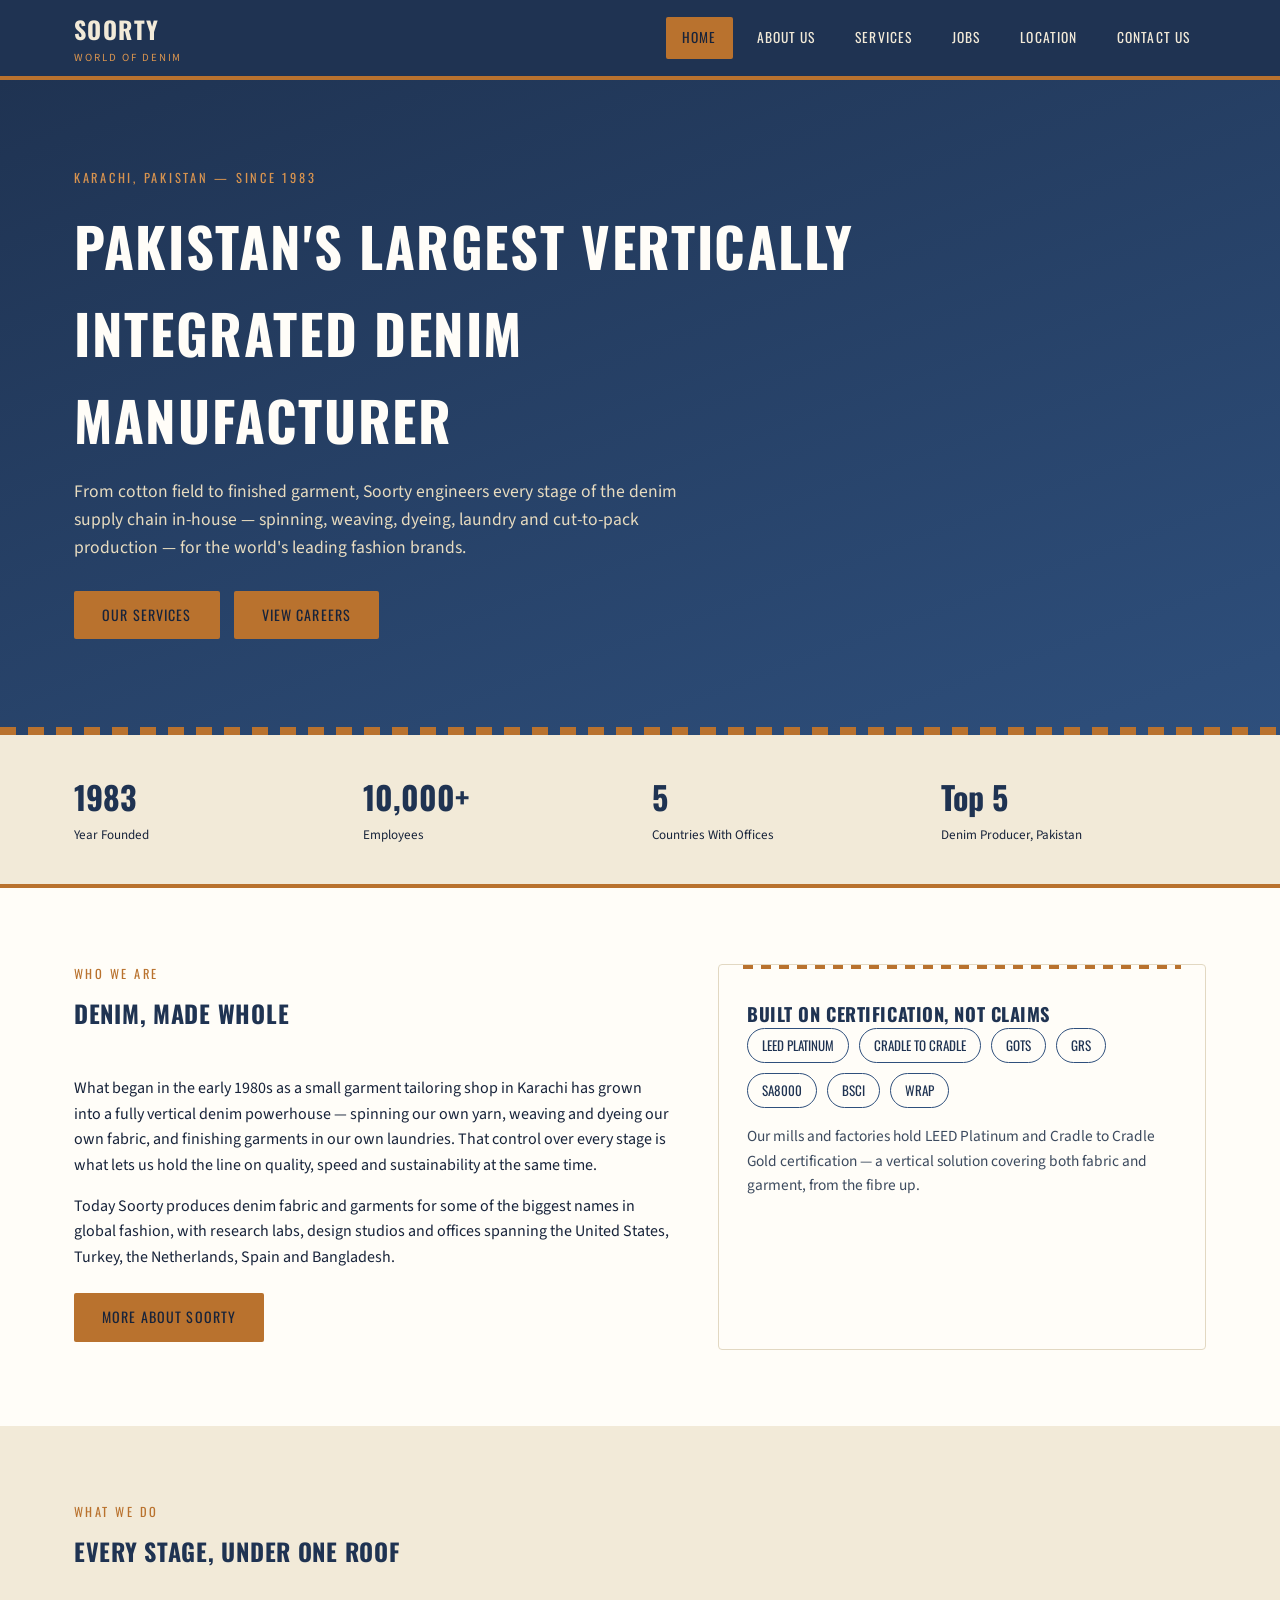
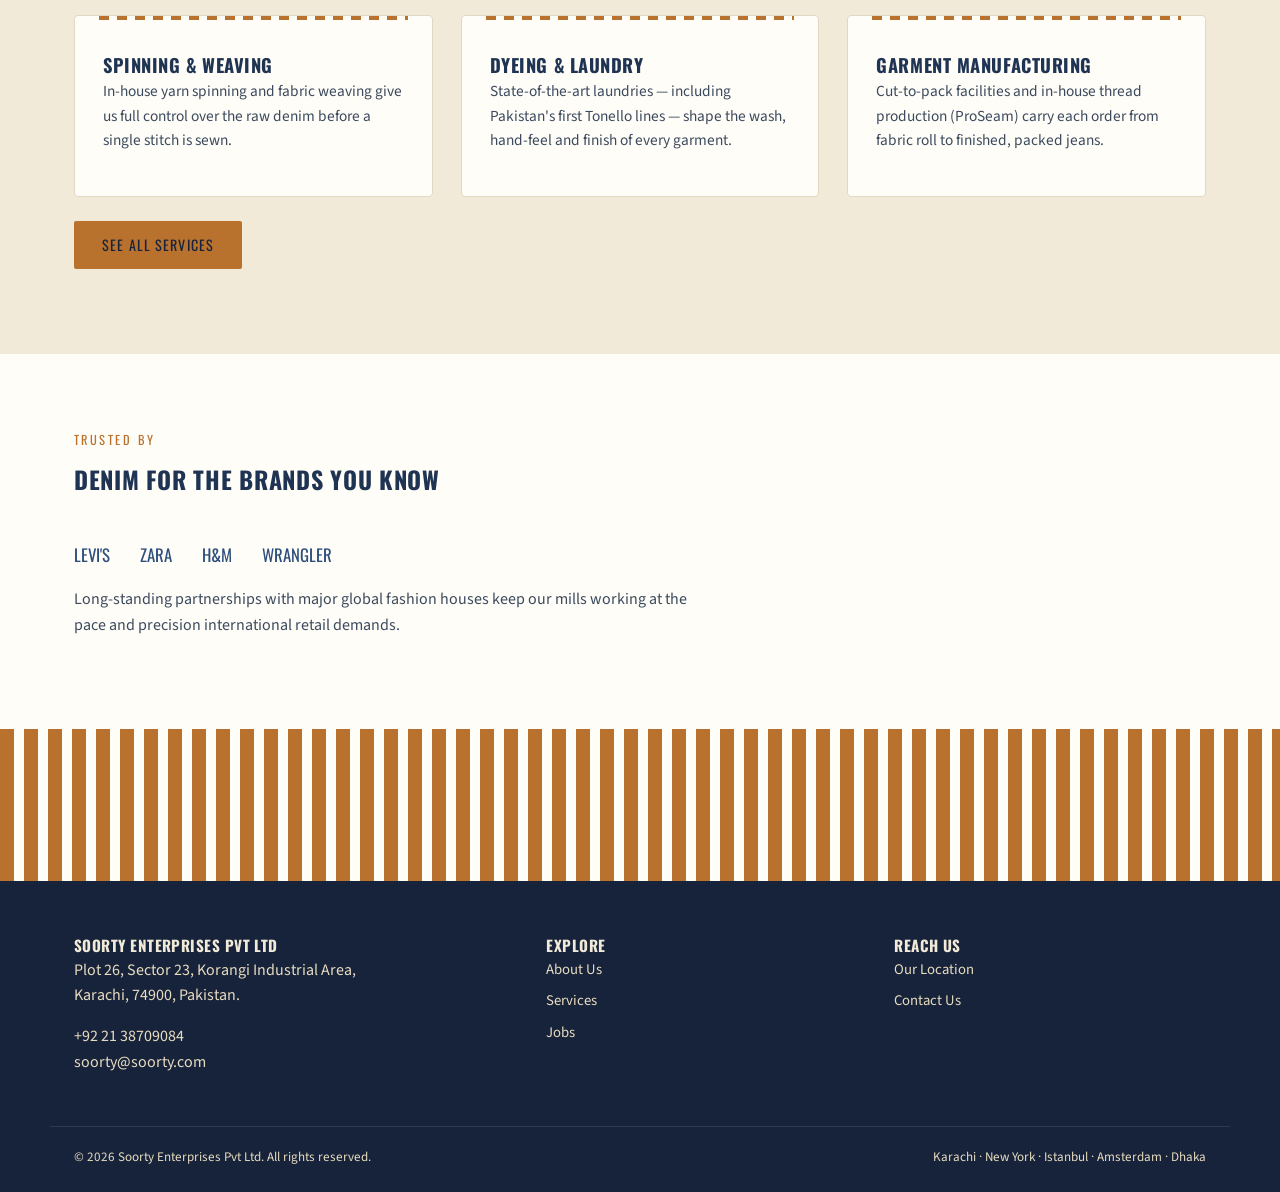
<file: index.html>
<!DOCTYPE html>
<html lang="en">

<head>
  <meta charset="UTF-8">
  <meta name="viewport" content="width=device-width, initial-scale=1.0">
  <title>Soorty Enterprises Pvt Ltd | World of Denim</title>
  <meta name="description"
    content="Soorty Enterprises Pvt Ltd — Pakistan's largest vertically integrated denim manufacturer, based in Karachi since 1983.">
  <link rel="stylesheet" href="./style.css">
</head>

<body>

  <header class="site">
    <div class="nav-inner">
      <a class="brand" href="index.html">
        <span class="name">SOORTY</span>
        <span class="tag">World Of Denim</span>
      </a>
      <input type="checkbox" id="menu-toggle" class="menu-toggle">
      <label for="menu-toggle" class="menu-btn" aria-label="Menu"><span></span><span></span><span></span></label>
      <nav class="primary">
        <ul>
          <li><a href="index.html" class="active">Home</a></li>
          <li><a href="about.html">About Us</a></li>
          <li><a href="ervices.html">Services</a></li>
          <li><a href="jobs.html">Jobs</a></li>
          <li><a href="location.html">Location</a></li>
          <li><a href="contact.html">Contact Us</a></li>
        </ul>
      </nav>
    </div>
  </header>

  <section class="hero">
    <div class="wrap">
      <div class="eyebrow">Karachi, Pakistan — Since 1983</div>
      <h1>Pakistan's largest vertically integrated denim manufacturer</h1>
      <p class="lead">From cotton field to finished garment, Soorty engineers every stage of the denim supply chain
        in-house — spinning, weaving, dyeing, laundry and cut-to-pack production — for the world's leading fashion
        brands.</p>
      <div class="btn-row">
        <a href="services.html" class="btn btn-copper">Our Services</a>
        <a href="jobs.html" class="btn btn-outline">View Careers</a>
      </div>
    </div>
  </section>

  <div class="stats">
    <div class="wrap">
      <div class="stat"><b>1983</b><span>Year Founded</span></div>
      <div class="stat"><b>10,000+</b><span>Employees</span></div>
      <div class="stat"><b>5</b><span>Countries With Offices</span></div>
      <div class="stat"><b>Top 5</b><span>Denim Producer, Pakistan</span></div>
    </div>
  </div>

  <section>
    <div class="wrap split">
      <div>
        <div class="section-head">
          <div class="eyebrow">Who We Are</div>
          <h2>Denim, made whole</h2>
        </div>
        <p>What began in the early 1980s as a small garment tailoring shop in Karachi has grown into a fully vertical
          denim powerhouse — spinning our own yarn, weaving and dyeing our own fabric, and finishing garments in our own
          laundries. That control over every stage is what lets us hold the line on quality, speed and sustainability at
          the same time.</p>
        <p>Today Soorty produces denim fabric and garments for some of the biggest names in global fashion, with
          research labs, design studios and offices spanning the United States, Turkey, the Netherlands, Spain and
          Bangladesh.</p>
        <a href="about.html" class="btn btn-copper" style="margin-top:8px;">More About Soorty</a>
      </div>
      <div class="card stitched-border">
        <h3>Built on certification, not claims</h3>
        <div class="pill-row">
          <span class="pill">LEED Platinum</span>
          <span class="pill">Cradle to Cradle</span>
          <span class="pill">GOTS</span>
          <span class="pill">GRS</span>
          <span class="pill">SA8000</span>
          <span class="pill">BSCI</span>
          <span class="pill">WRAP</span>
        </div>
        <p style="margin-top:16px;">Our mills and factories hold LEED Platinum and Cradle to Cradle Gold certification —
          a vertical solution covering both fabric and garment, from the fibre up.</p>
      </div>
    </div>
  </section>

  <section class="alt">
    <div class="wrap">
      <div class="section-head">
        <div class="eyebrow">What We Do</div>
        <h2>Every stage, under one roof</h2>
      </div>
      <div class="grid grid-3">
        <div class="card">
          <h3>Spinning &amp; Weaving</h3>
          <p>In-house yarn spinning and fabric weaving give us full control over the raw denim before a single stitch is
            sewn.</p>
        </div>
        <div class="card">
          <h3>Dyeing &amp; Laundry</h3>
          <p>State-of-the-art laundries — including Pakistan's first Tonello lines — shape the wash, hand-feel and
            finish of every garment.</p>
        </div>
        <div class="card">
          <h3>Garment Manufacturing</h3>
          <p>Cut-to-pack facilities and in-house thread production (ProSeam) carry each order from fabric roll to
            finished, packed jeans.</p>
        </div>
      </div>
      <div style="margin-top:24px;"><a href="services.htmlservices.html" class="btn btn-outline"
          style="border-color:var(--indigo-wash);color:var(--indigo-deep)">See All Services</a>
        </div>
    </div>
          
  </section>

  <section>
    <div class="wrap">
      <div class="section-head">
        <div class="eyebrow">Trusted By</div>
        <h2>Denim for the brands you know</h2>
      </div>
      <div class="clients">
        <span>Levi's</span><span>Zara</span><span>H&amp;M</span><span>Wrangler</span>
      </div>
      <p style="margin-top:18px;max-width:640px;color:#3c4a5e;">Long-standing partnerships with major global fashion
        houses keep our mills working at the pace and precision international retail demands.</p>
    </div>
  </section>

  <section class="stitch"></section>

  <footer class="site">
    <div class="wrap">
      <div>
        <h4>Soorty Enterprises Pvt Ltd</h4>
        <p style="max-width:320px;">Plot 26, Sector 23, Korangi Industrial Area, Karachi, 74900, Pakistan.</p>
        <p>+92 21 38709084<br>soorty@soorty.com</p>
      </div>
      <div>
        <h4>Explore</h4>
        <ul>
          <li><a href="about.html">About Us</a></li>
          <li><a href="services.htmlservices.html">Services</a></li>
          <li><a href="jobs.html">Jobs</a></li>
        </ul>
      </div>
      <div>
        <h4>Reach Us</h4>
        <ul>
          <li><a href="location.html">Our Location</a></li>
          <li><a href="contact.html">Contact Us</a></li>
        </ul>
      </div>
    </div>
    <div class="wrap bottom">
      <span>© 2026 Soorty Enterprises Pvt Ltd. All rights reserved.</span>
      <span>Karachi · New York · Istanbul · Amsterdam · Dhaka</span>
    </div>
  </footer>

</body>

</html>
</file>
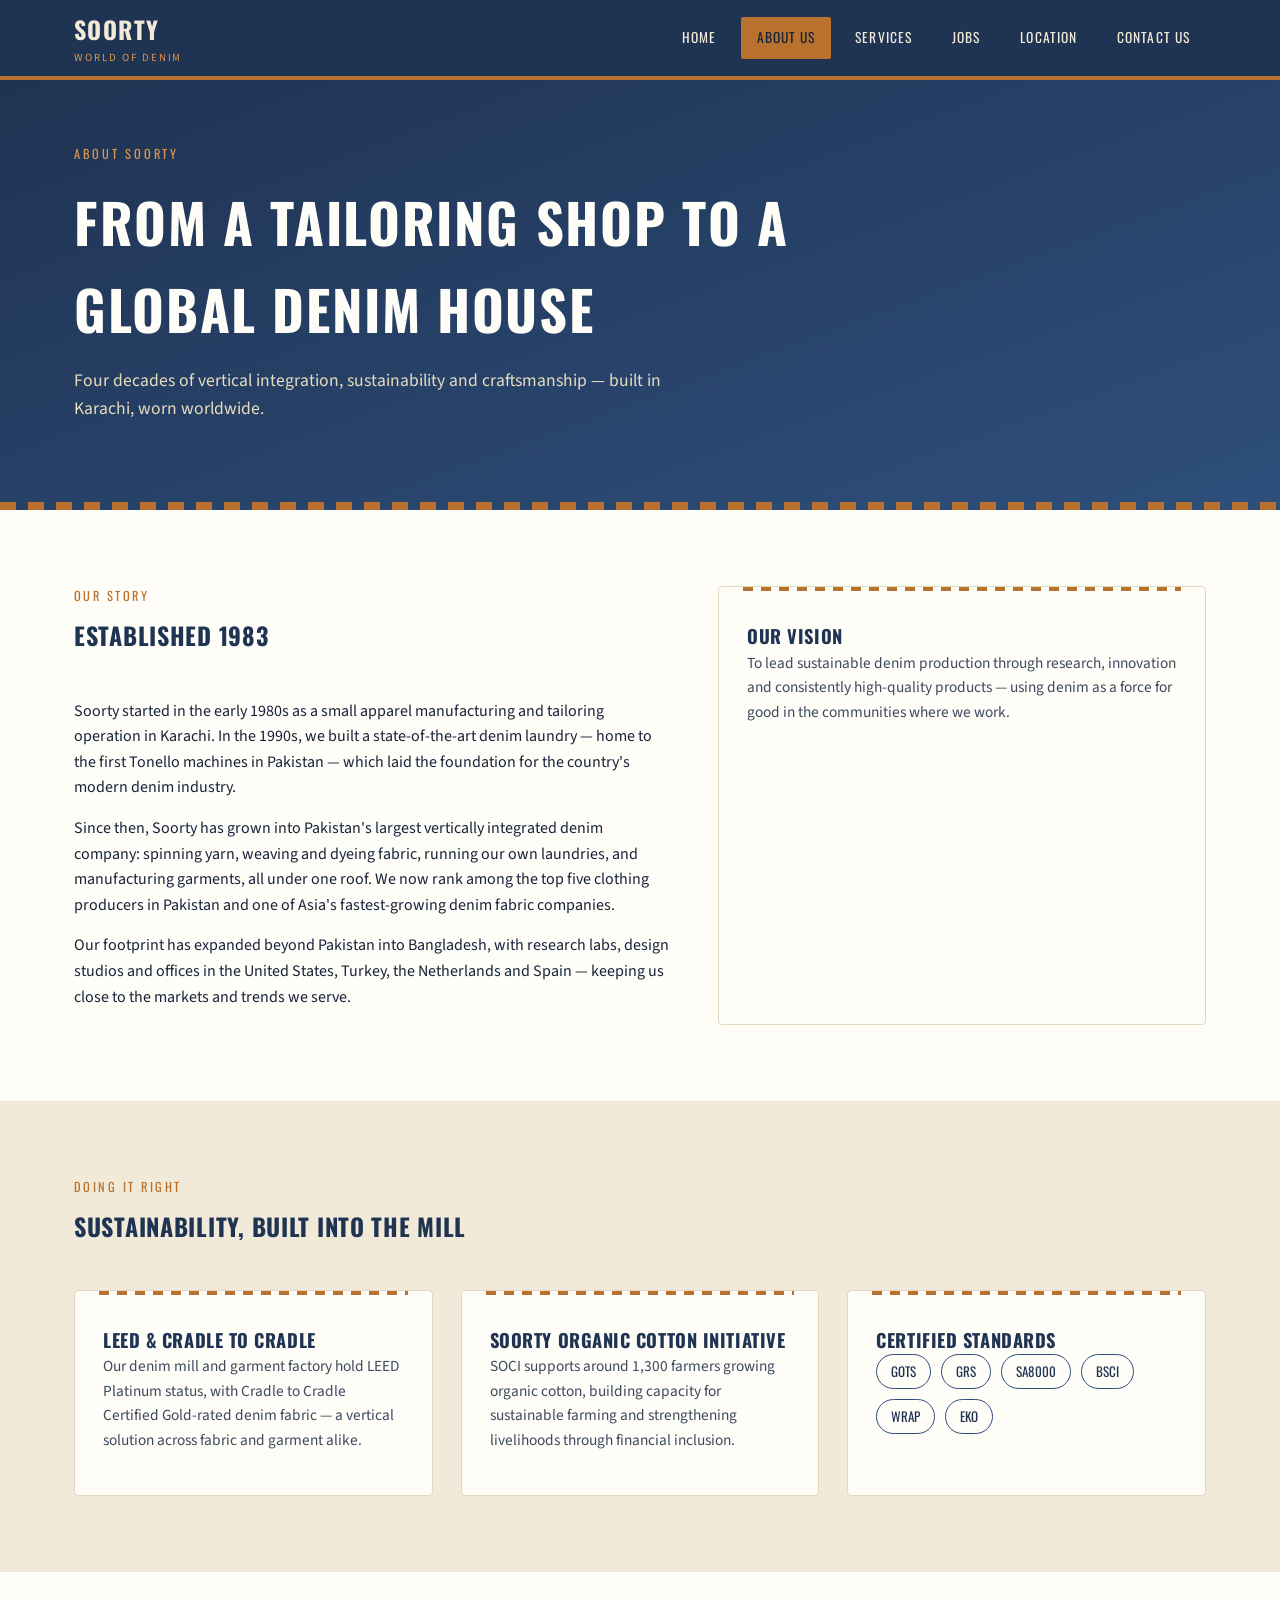
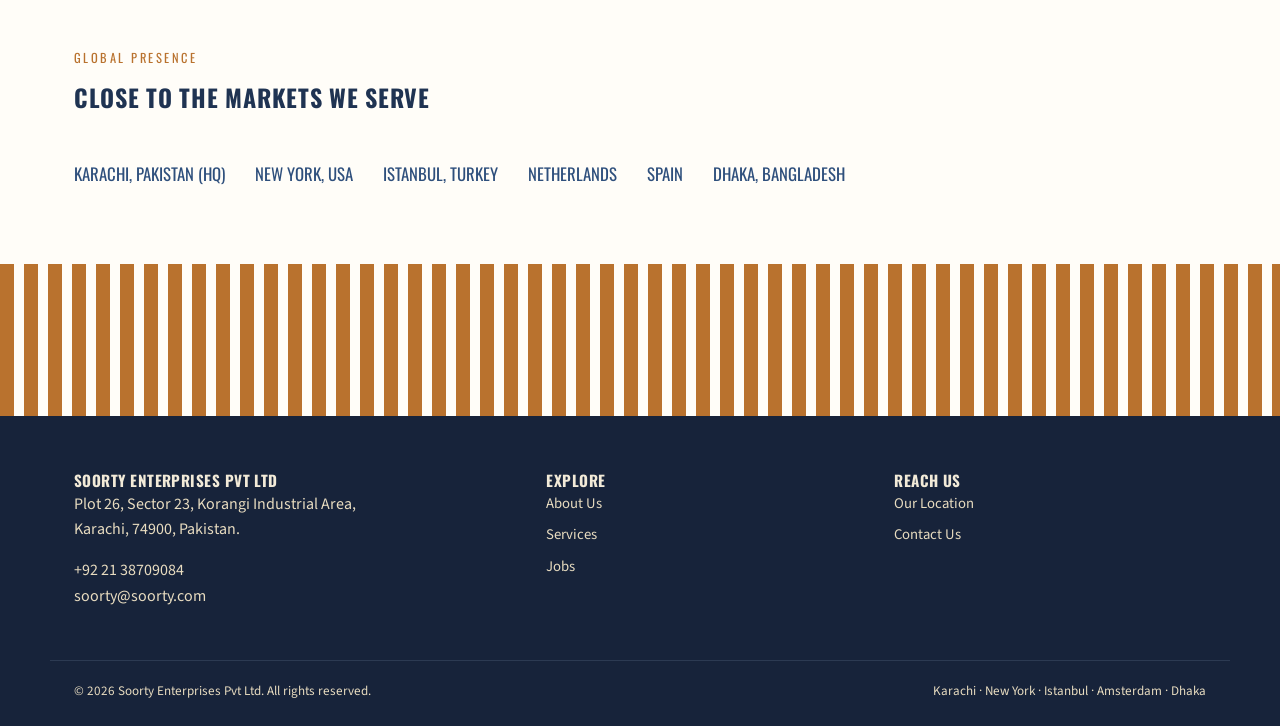
<file: about.html>
<!DOCTYPE html>
<html lang="en">
<head>
<meta charset="UTF-8">
<meta name="viewport" content="width=device-width, initial-scale=1.0">
<title>About Us | Soorty Enterprises</title>
<link rel="stylesheet" href="./style.css">
</head>
<body>

<header class="site">
  <div class="nav-inner">
    <a class="brand" href="index.html">
      <span class="name">SOORTY</span>
      <span class="tag">World Of Denim</span>
    </a>
    <input type="checkbox" id="menu-toggle" class="menu-toggle">
    <label for="menu-toggle" class="menu-btn" aria-label="Menu"><span></span><span></span><span></span></label>
    <nav class="primary">
      <ul>
        <li><a href="index.html">Home</a></li>
        <li><a href="about.html" class="active">About Us</a></li>
        <li><a href="services.html">Services</a></li>
        <li><a href="jobs.html">Jobs</a></li>
        <li><a href="location.html">Location</a></li>
        <li><a href="contact.html">Contact Us</a></li>
      </ul>
    </nav>
  </div>
</header>

<section class="hero" style="padding:64px 0 72px;">
  <div class="wrap">
    <div class="eyebrow">About Soorty</div>
    <h1>From a tailoring shop to a global denim house</h1>
    <p class="lead">Four decades of vertical integration, sustainability and craftsmanship — built in Karachi, worn worldwide.</p>
  </div>
</section>

<section>
  <div class="wrap split">
    <div>
      <div class="section-head">
        <div class="eyebrow">Our Story</div>
        <h2>Established 1983</h2>
      </div>
      <p>Soorty started in the early 1980s as a small apparel manufacturing and tailoring operation in Karachi. In the 1990s, we built a state-of-the-art denim laundry — home to the first Tonello machines in Pakistan — which laid the foundation for the country's modern denim industry.</p>
      <p>Since then, Soorty has grown into Pakistan's largest vertically integrated denim company: spinning yarn, weaving and dyeing fabric, running our own laundries, and manufacturing garments, all under one roof. We now rank among the top five clothing producers in Pakistan and one of Asia's fastest-growing denim fabric companies.</p>
      <p>Our footprint has expanded beyond Pakistan into Bangladesh, with research labs, design studios and offices in the United States, Turkey, the Netherlands and Spain — keeping us close to the markets and trends we serve.</p>
    </div>
    <div class="card stitched-border">
      <h3>Our Vision</h3>
      <p>To lead sustainable denim production through research, innovation and consistently high-quality products — using denim as a force for good in the communities where we work.</p>
    </div>
  </div>
</section>

<section class="alt">
  <div class="wrap">
    <div class="section-head">
      <div class="eyebrow">Doing It Right</div>
      <h2>Sustainability, built into the mill</h2>
    </div>
    <div class="grid grid-3">
      <div class="card">
        <h3>LEED &amp; Cradle to Cradle</h3>
        <p>Our denim mill and garment factory hold LEED Platinum status, with Cradle to Cradle Certified Gold-rated denim fabric — a vertical solution across fabric and garment alike.</p>
      </div>
      <div class="card">
        <h3>Soorty Organic Cotton Initiative</h3>
        <p>SOCI supports around 1,300 farmers growing organic cotton, building capacity for sustainable farming and strengthening livelihoods through financial inclusion.</p>
      </div>
      <div class="card">
        <h3>Certified Standards</h3>
        <div class="pill-row">
          <span class="pill">GOTS</span>
          <span class="pill">GRS</span>
          <span class="pill">SA8000</span>
          <span class="pill">BSCI</span>
          <span class="pill">WRAP</span>
          <span class="pill">EKO</span>
        </div>
      </div>
    </div>
  </div>
</section>

<section>
  <div class="wrap">
    <div class="section-head">
      <div class="eyebrow">Global Presence</div>
      <h2>Close to the markets we serve</h2>
    </div>
    <div class="clients">
      <span>Karachi, Pakistan (HQ)</span><span>New York, USA</span><span>Istanbul, Turkey</span><span>Netherlands</span><span>Spain</span><span>Dhaka, Bangladesh</span>
    </div>
  </div>
</section>

<section class="stitch"></section>

<footer class="site">
  <div class="wrap">
    <div>
      <h4>Soorty Enterprises Pvt Ltd</h4>
      <p style="max-width:320px;">Plot 26, Sector 23, Korangi Industrial Area, Karachi, 74900, Pakistan.</p>
      <p>+92 21 38709084<br>soorty@soorty.com</p>
    </div>
    <div>
      <h4>Explore</h4>
      <ul>
        <li><a href="about.html">About Us</a></li>
        <li><a href="services.html">Services</a></li>
        <li><a href="jobs.html">Jobs</a></li>
      </ul>
    </div>
    <div>
      <h4>Reach Us</h4>
      <ul>
        <li><a href="location.html">Our Location</a></li>
        <li><a href="contact.html">Contact Us</a></li>
      </ul>
    </div>
  </div>
  <div class="wrap bottom">
    <span>© 2026 Soorty Enterprises Pvt Ltd. All rights reserved.</span>
    <span>Karachi · New York · Istanbul · Amsterdam · Dhaka</span>
  </div>
</footer>

</body>
</html>
</file>
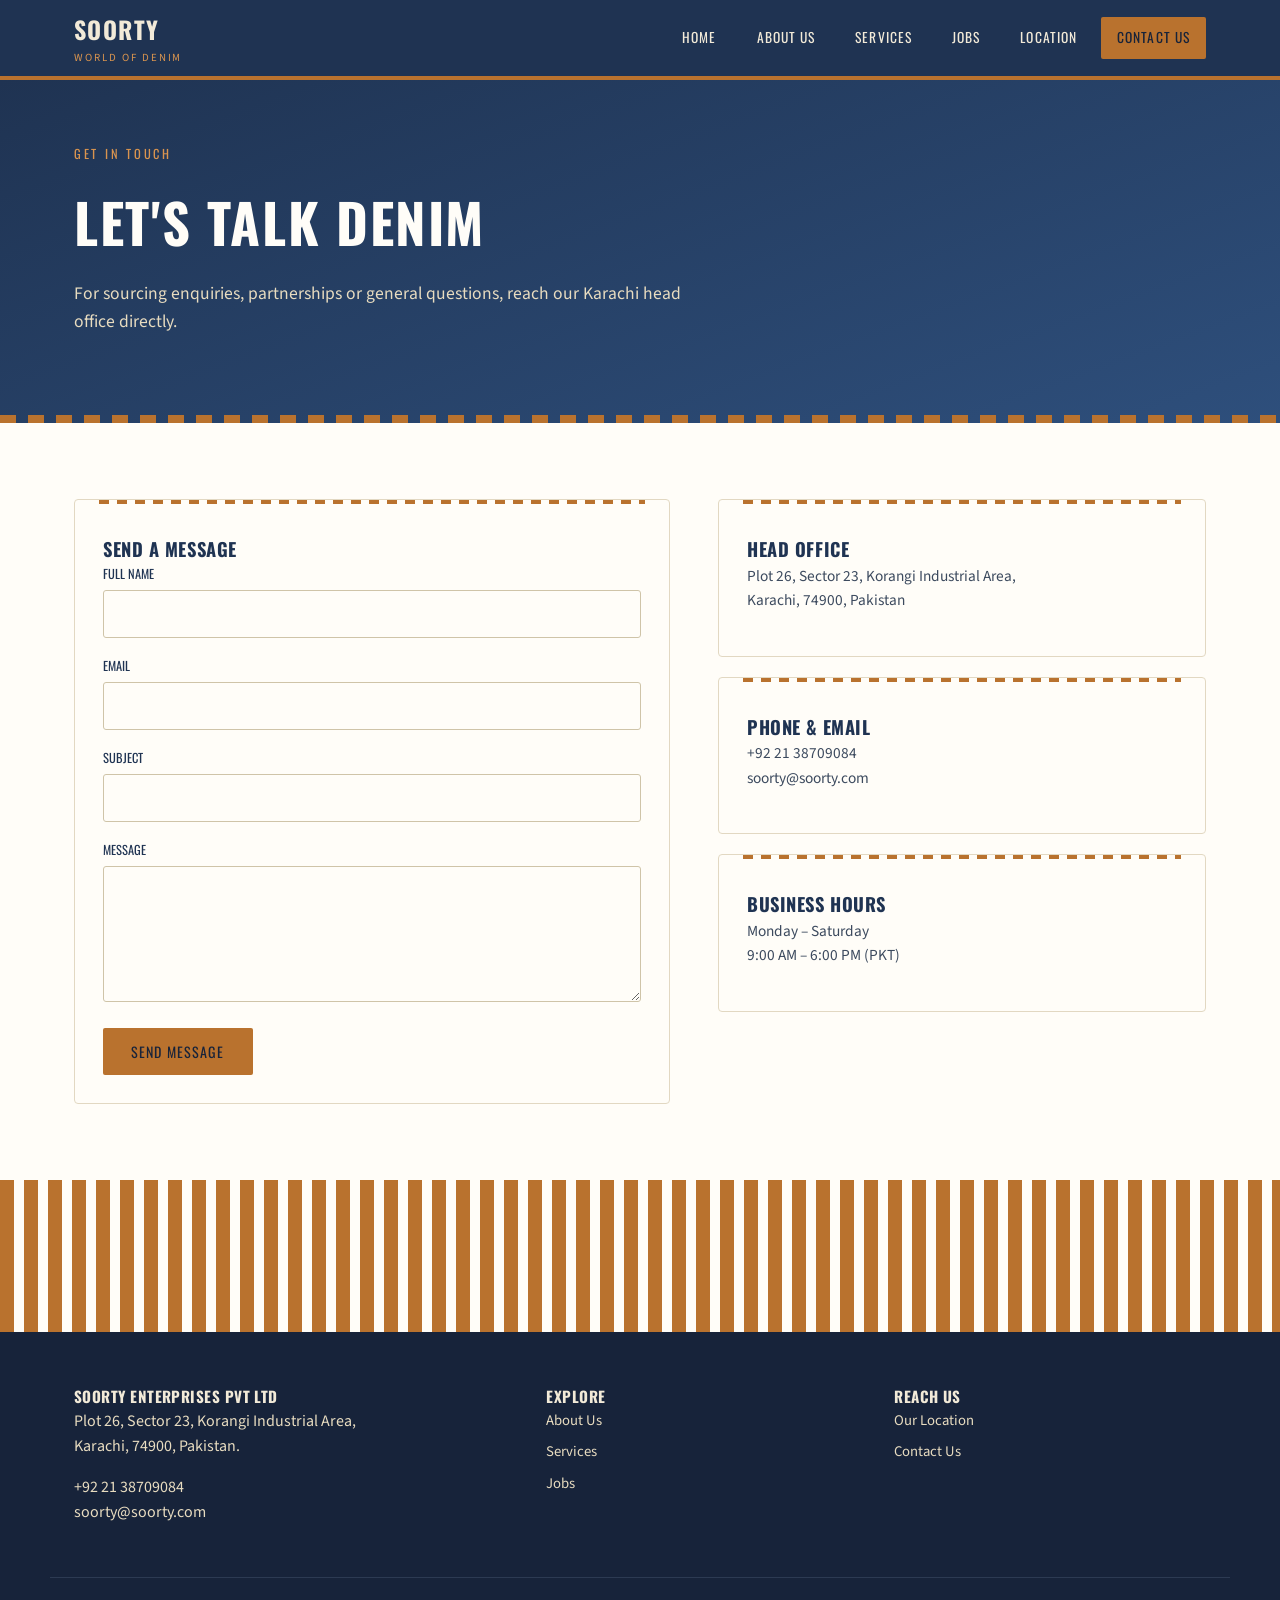
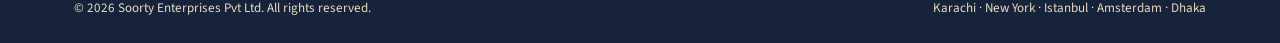
<file: contact.html>
<!DOCTYPE html>
<html lang="en">
<head>
<meta charset="UTF-8">
<meta name="viewport" content="width=device-width, initial-scale=1.0">
<title>Contact Us | Soorty Enterprises</title>
<link rel="stylesheet" href="./style.css">
</head>
<body>

<header class="site">
  <div class="nav-inner">
    <a class="brand" href="index.html">
      <span class="name">SOORTY</span>
      <span class="tag">World of Denim</span>
    </a>
    <input type="checkbox" id="menu-toggle" class="menu-toggle">
    <label for="menu-toggle" class="menu-btn" aria-label="Menu"><span></span><span></span><span></span></label>
    <nav class="primary">
      <ul>
        <li><a href="index.html">Home</a></li>
        <li><a href="about.html">About Us</a></li>
        <li><a href="services.html">Services</a></li>
        <li><a href="jobs.html">Jobs</a></li>
        <li><a href="location.html">Location</a></li>
        <li><a href="contact.html" class="active">Contact Us</a></li>
      </ul>
    </nav>
  </div>
</header>

<section class="hero" style="padding:64px 0 72px;">
  <div class="wrap">
    <div class="eyebrow">Get In Touch</div>
    <h1>Let's talk denim</h1>
    <p class="lead">For sourcing enquiries, partnerships or general questions, reach our Karachi head office directly.</p>
  </div>
</section>

<section>
  <div class="wrap split">
    <form class="card stitched-border">
      <h3>Send a Message</h3>
      <div class="form-field">
        <label for="c-name">Full Name</label>
        <input type="text" id="c-name" name="name" required>
      </div>
      <div class="form-field">
        <label for="c-email">Email</label>
        <input type="email" id="c-email" name="email" required>
      </div>
      <div class="form-field">
        <label for="c-subject">Subject</label>
        <input type="text" id="c-subject" name="subject">
      </div>
      <div class="form-field">
        <label for="c-msg">Message</label>
        <textarea id="c-msg" name="message" rows="5" required></textarea>
      </div>
      <button type="submit" class="btn btn-copper" style="border:0;cursor:pointer;">Send Message</button>
    </form>

    <div>
      <div class="card" style="margin-bottom:20px;">
        <h3>Head Office</h3>
        <p>Plot 26, Sector 23, Korangi Industrial Area,<br>Karachi, 74900, Pakistan</p>
      </div>
      <div class="card" style="margin-bottom:20px;">
        <h3>Phone &amp; Email</h3>
        <p>+92 21 38709084<br>soorty@soorty.com</p>
      </div>
      <div class="card">
        <h3>Business Hours</h3>
        <p>Monday – Saturday<br>9:00 AM – 6:00 PM (PKT)</p>
      </div>
    </div>
  </div>
</section>

<section class="stitch"></section>

<footer class="site">
  <div class="wrap">
    <div>
      <h4>Soorty Enterprises Pvt Ltd</h4>
      <p style="max-width:320px;">Plot 26, Sector 23, Korangi Industrial Area, Karachi, 74900, Pakistan.</p>
      <p>+92 21 38709084<br>soorty@soorty.com</p>
    </div>
    <div>
      <h4>Explore</h4>
      <ul>
        <li><a href="about.html">About Us</a></li>
        <li><a href="services.html">Services</a></li>
        <li><a href="jobs.html">Jobs</a></li>
      </ul>
    </div>
    <div>
      <h4>Reach Us</h4>
      <ul>
        <li><a href="location.html">Our Location</a></li>
        <li><a href="contact.html">Contact Us</a></li>
      </ul>
    </div>
  </div>
  <div class="wrap bottom">
    <span>© 2026 Soorty Enterprises Pvt Ltd. All rights reserved.</span>
    <span>Karachi · New York · Istanbul · Amsterdam · Dhaka</span>
  </div>
</footer>

</body>
</html>
</file>
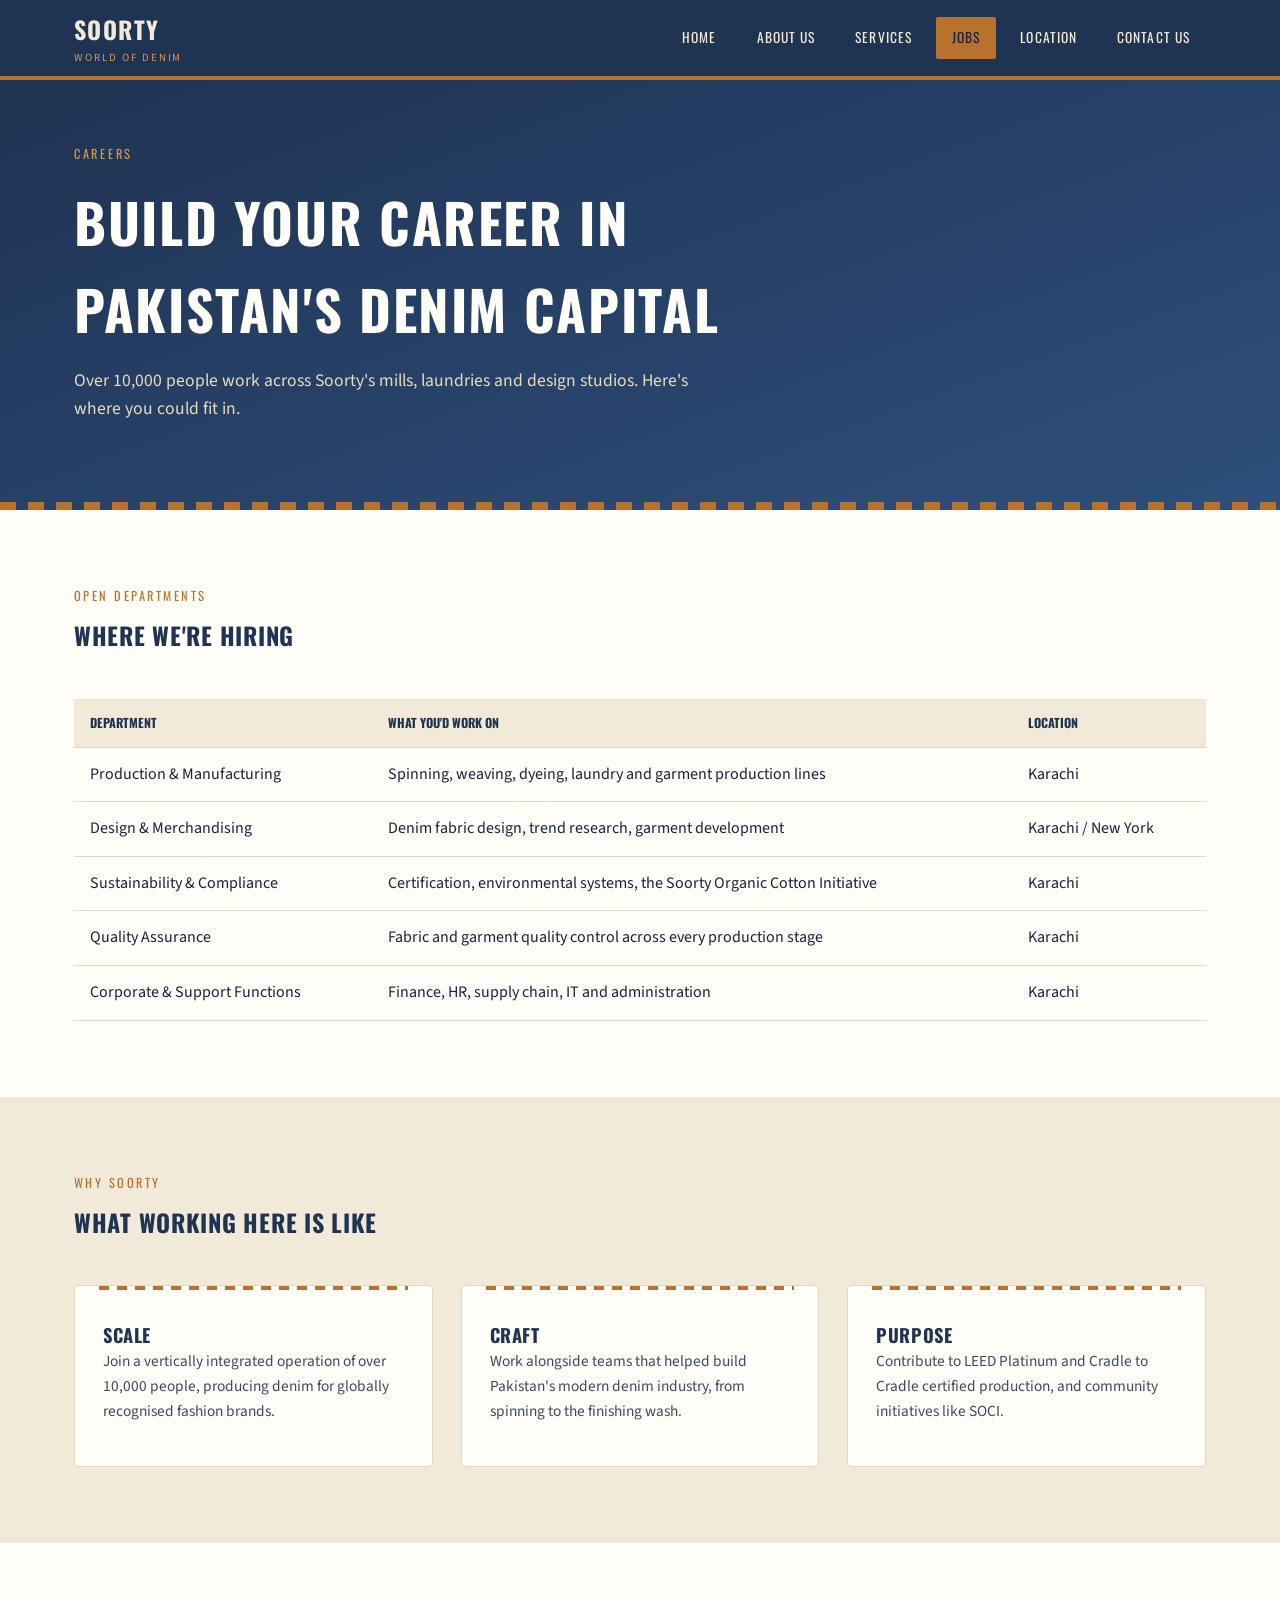
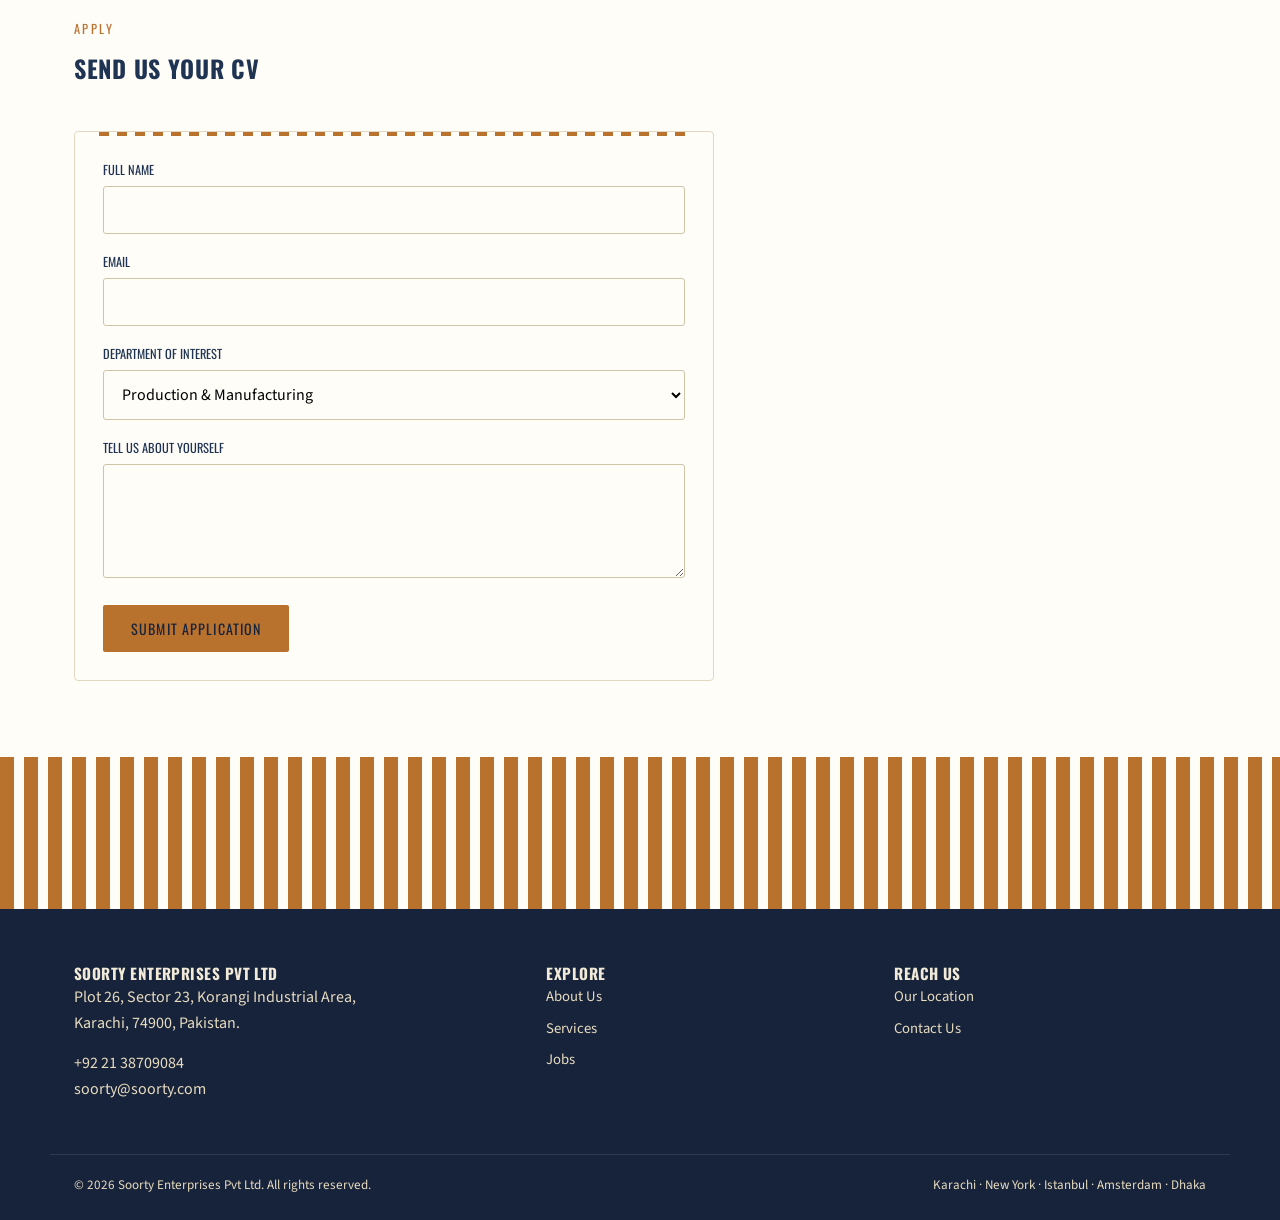
<file: jobs.html>
<!DOCTYPE html>
<html lang="en">
<head>
<meta charset="UTF-8">
<meta name="viewport" content="width=device-width, initial-scale=1.0">
<title>Jobs &amp; Careers | Soorty Enterprises</title>
<link rel="stylesheet" href="./style.css">
</head>
<body>

<header class="site">
  <div class="nav-inner">
    <a class="brand" href="index.html">
      <span class="name">SOORTY</span>
      <span class="tag">World Of Denim</span>
    </a>
    <input type="checkbox" id="menu-toggle" class="menu-toggle">
    <label for="menu-toggle" class="menu-btn" aria-label="Menu"><span></span><span></span><span></span></label>
    <nav class="primary">
      <ul>
        <li><a href="index.html">Home</a></li>
        <li><a href="about.html">About Us</a></li>
        <li><a href="services.html">Services</a></li>
        <li><a href="jobs.html" class="active">Jobs</a></li>
        <li><a href="location.html">Location</a></li>
        <li><a href="contact.html">Contact Us</a></li>
      </ul>
    </nav>
  </div>
</header>

<section class="hero" style="padding:64px 0 72px;">
  <div class="wrap">
    <div class="eyebrow">Careers</div>
    <h1>Build your career in Pakistan's denim capital</h1>
    <p class="lead">Over 10,000 people work across Soorty's mills, laundries and design studios. Here's where you could fit in.</p>
  </div>
</section>

<section>
  <div class="wrap">
    <div class="section-head">
      <div class="eyebrow">Open Departments</div>
      <h2>Where we're hiring</h2>
    </div>
    <table class="roles">
      <thead>
        <tr><th>Department</th><th>What you'd work on</th><th>Location</th></tr>
      </thead>
      <tbody>
        <tr><td>Production &amp; Manufacturing</td><td>Spinning, weaving, dyeing, laundry and garment production lines</td><td>Karachi</td></tr>
        <tr><td>Design &amp; Merchandising</td><td>Denim fabric design, trend research, garment development</td><td>Karachi / New York</td></tr>
        <tr><td>Sustainability &amp; Compliance</td><td>Certification, environmental systems, the Soorty Organic Cotton Initiative</td><td>Karachi</td></tr>
        <tr><td>Quality Assurance</td><td>Fabric and garment quality control across every production stage</td><td>Karachi</td></tr>
        <tr><td>Corporate &amp; Support Functions</td><td>Finance, HR, supply chain, IT and administration</td><td>Karachi</td></tr>
      </tbody>
    </table>
  </div>
</section>

<section class="alt">
  <div class="wrap">
    <div class="section-head">
      <div class="eyebrow">Why Soorty</div>
      <h2>What working here is like</h2>
    </div>
    <div class="grid grid-3">
      <div class="card">
        <h3>Scale</h3>
        <p>Join a vertically integrated operation of over 10,000 people, producing denim for globally recognised fashion brands.</p>
      </div>
      <div class="card">
        <h3>Craft</h3>
        <p>Work alongside teams that helped build Pakistan's modern denim industry, from spinning to the finishing wash.</p>
      </div>
      <div class="card">
        <h3>Purpose</h3>
        <p>Contribute to LEED Platinum and Cradle to Cradle certified production, and community initiatives like SOCI.</p>
      </div>
    </div>
  </div>
</section>

<section>
  <div class="wrap">
    <div class="section-head">
      <div class="eyebrow">Apply</div>
      <h2>Send us your CV</h2>
    </div>
    <form class="card stitched-border" style="max-width:640px;">
      <div class="form-field">
        <label for="j-name">Full Name</label>
        <input type="text" id="j-name" name="name" required>
      </div>
      <div class="form-field">
        <label for="j-email">Email</label>
        <input type="email" id="j-email" name="email" required>
      </div>
      <div class="form-field">
        <label for="j-dept">Department of Interest</label>
        <select id="j-dept" name="department">
          <option>Production &amp; Manufacturing</option>
          <option>Design &amp; Merchandising</option>
          <option>Sustainability &amp; Compliance</option>
          <option>Quality Assurance</option>
          <option>Corporate &amp; Support Functions</option>
        </select>
      </div>
      <div class="form-field">
        <label for="j-msg">Tell us about yourself</label>
        <textarea id="j-msg" name="message" rows="4"></textarea>
      </div>
      <button type="submit" class="btn btn-copper" style="border:0;cursor:pointer;">Submit Application</button>
    </form>
  </div>
</section>

<section class="stitch"></section>

<footer class="site">
  <div class="wrap">
    <div>
      <h4>Soorty Enterprises Pvt Ltd</h4>
      <p style="max-width:320px;">Plot 26, Sector 23, Korangi Industrial Area, Karachi, 74900, Pakistan.</p>
      <p>+92 21 38709084<br>soorty@soorty.com</p>
    </div>
    <div>
      <h4>Explore</h4>
      <ul>
        <li><a href="about.html">About Us</a></li>
        <li><a href="services.html">Services</a></li>
        <li><a href="jobs.html">Jobs</a></li>
      </ul>
    </div>
    <div>
      <h4>Reach Us</h4>
      <ul>
        <li><a href="location.html">Our Location</a></li>
        <li><a href="contact.html">Contact Us</a></li>
      </ul>
    </div>
  </div>
  <div class="wrap bottom">
    <span>© 2026 Soorty Enterprises Pvt Ltd. All rights reserved.</span>
    <span>Karachi · New York · Istanbul · Amsterdam · Dhaka</span>
  </div>
</footer>

</body>
</html>
</file>
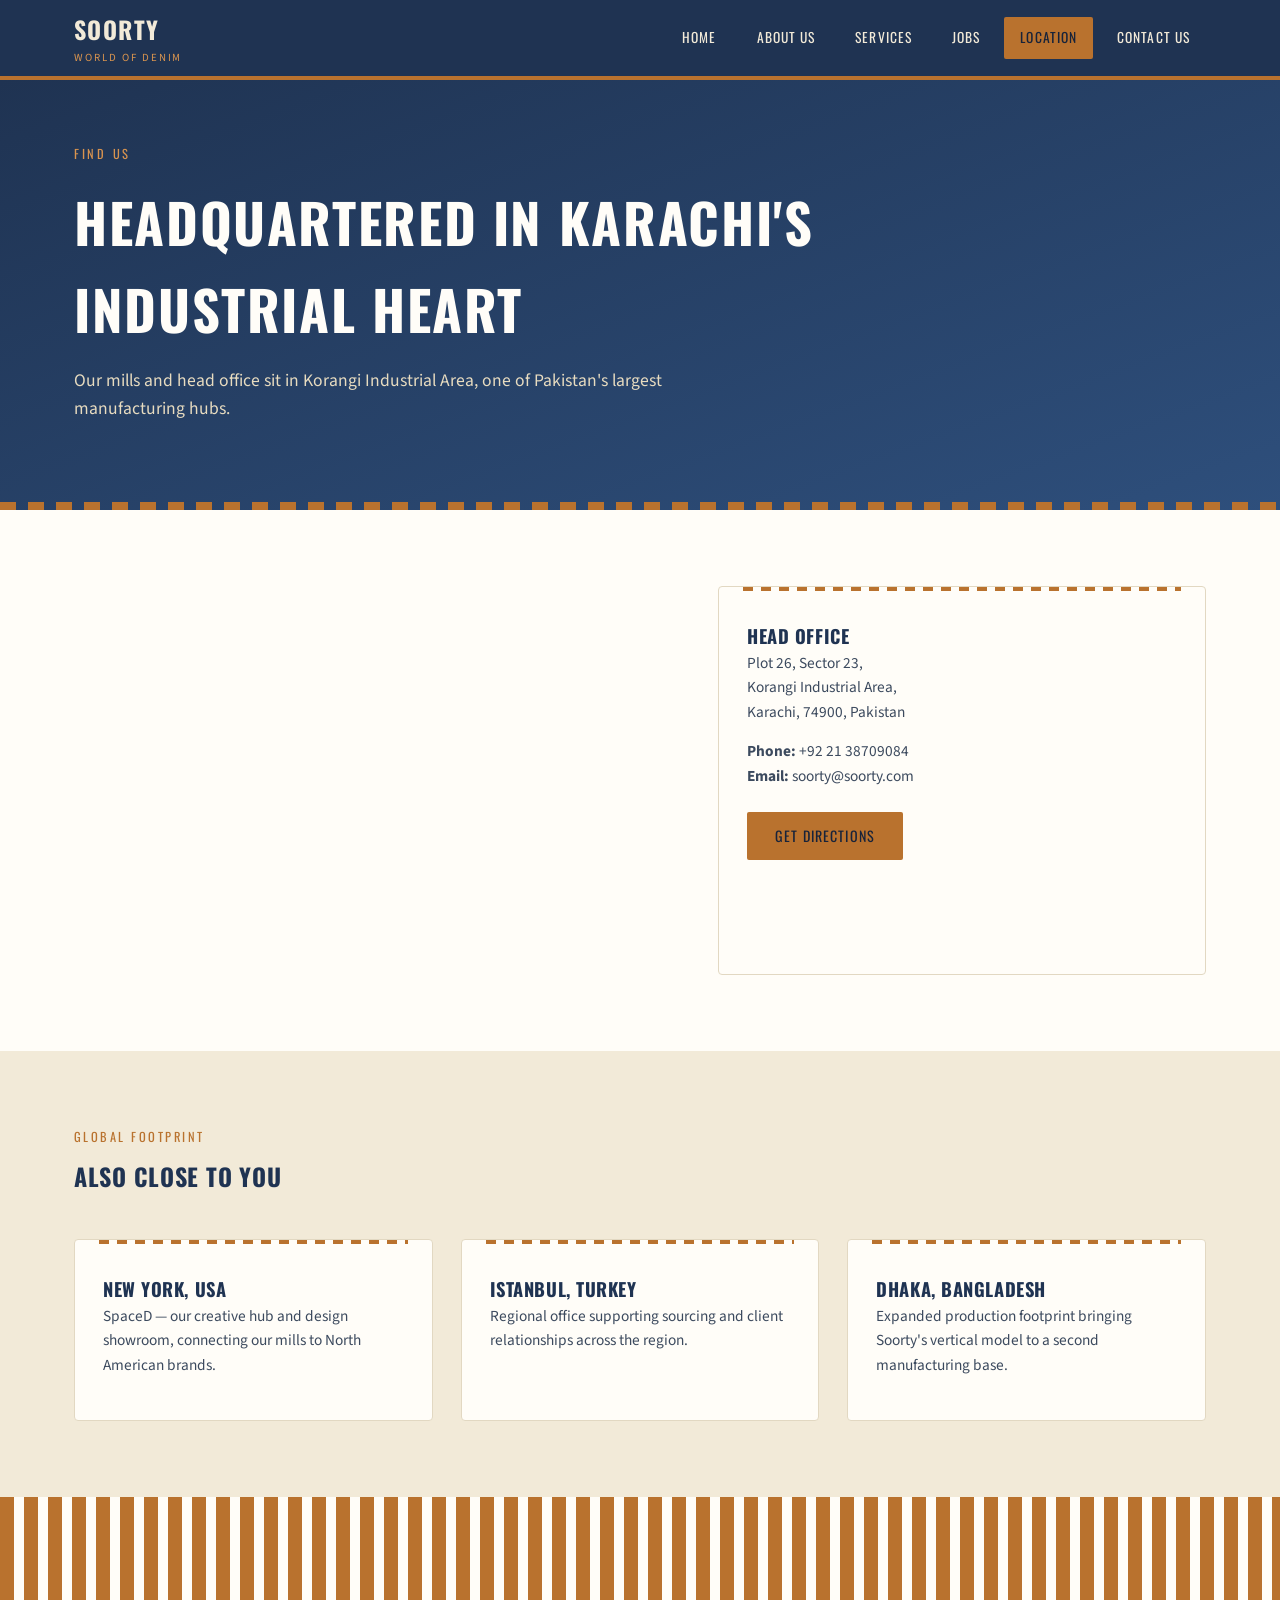
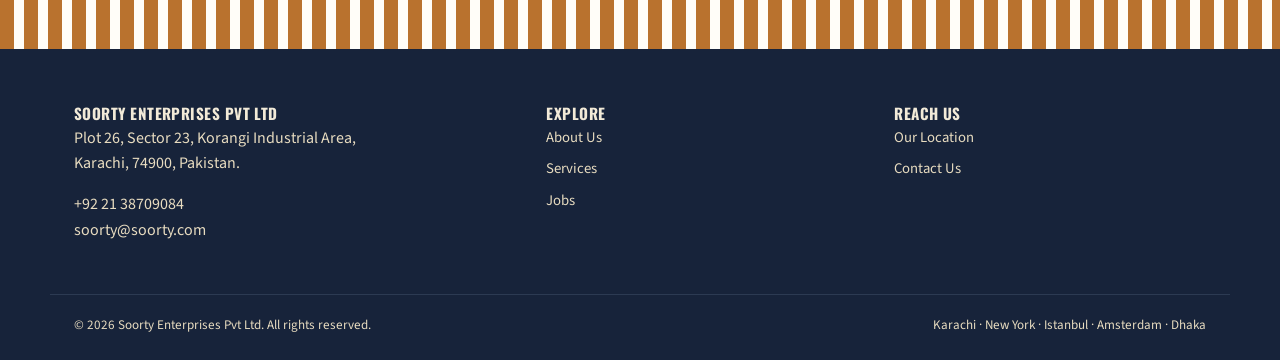
<file: location.html>
<!DOCTYPE html>
<html lang="en">
<head>
<meta charset="UTF-8">
<meta name="viewport" content="width=device-width, initial-scale=1.0">
<title>Location | Soorty Enterprises</title>
<link rel="stylesheet" href="./style.css">
</head>
<body>

<header class="site">
  <div class="nav-inner">
    <a class="brand" href="index.html">
      <span class="name">SOORTY</span>
      <span class="tag">World of Denim</span>
    </a>
    <input type="checkbox" id="menu-toggle" class="menu-toggle">
    <label for="menu-toggle" class="menu-btn" aria-label="Menu"><span></span><span></span><span></span></label>
    <nav class="primary">
      <ul>
        <li><a href="index.html">Home</a></li>
        <li><a href="about.html">About Us</a></li>
        <li><a href="services.html">Services</a></li>
        <li><a href="jobs.html">Jobs</a></li>
        <li><a href="location.html" class="active">Location</a></li>
        <li><a href="contact.html">Contact Us</a></li>
      </ul>
    </nav>
  </div>
</header>

<section class="hero" style="padding:64px 0 72px;">
  <div class="wrap">
    <div class="eyebrow">Find Us</div>
    <h1>Headquartered in Karachi's industrial heart</h1>
    <p class="lead">Our mills and head office sit in Korangi Industrial Area, one of Pakistan's largest manufacturing hubs.</p>
  </div>
</section>

<section>
  <div class="wrap split">
    <div>
      <iframe class="map-frame" loading="lazy"
        src="https://www.google.com/maps?q=Plot+26,+Sector+23,+Korangi+Industrial+Area,+Karachi,+Pakistan&output=embed">
      </iframe>
    </div>
    <div class="card stitched-border">
      <h3>Head Office</h3>
      <p>Plot 26, Sector 23,<br>Korangi Industrial Area,<br>Karachi, 74900, Pakistan</p>
      <p><strong>Phone:</strong> +92 21 38709084<br><strong>Email:</strong> soorty@soorty.com</p>
      <a href="https://www.google.com/maps?q=Plot+26,+Sector+23,+Korangi+Industrial+Area,+Karachi,+Pakistan" class="btn btn-copper" style="margin-top:8px;">Get Directions</a>
    </div>
  </div>
</section>

<section class="alt">
  <div class="wrap">
    <div class="section-head">
      <div class="eyebrow">Global Footprint</div>
      <h2>Also close to you</h2>
    </div>
    <div class="grid grid-3">
      <div class="card"><h3>New York, USA</h3><p>SpaceD — our creative hub and design showroom, connecting our mills to North American brands.</p></div>
      <div class="card"><h3>Istanbul, Turkey</h3><p>Regional office supporting sourcing and client relationships across the region.</p></div>
      <div class="card"><h3>Dhaka, Bangladesh</h3><p>Expanded production footprint bringing Soorty's vertical model to a second manufacturing base.</p></div>
    </div>
  </div>
</section>

<section class="stitch"></section>

<footer class="site">
  <div class="wrap">
    <div>
      <h4>Soorty Enterprises Pvt Ltd</h4>
      <p style="max-width:320px;">Plot 26, Sector 23, Korangi Industrial Area, Karachi, 74900, Pakistan.</p>
      <p>+92 21 38709084<br>soorty@soorty.com</p>
    </div>
    <div>
      <h4>Explore</h4>
      <ul>
        <li><a href="about.html">About Us</a></li>
        <li><a href="services.html">Services</a></li>
        <li><a href="jobs.html">Jobs</a></li>
      </ul>
    </div>
    <div>
      <h4>Reach Us</h4>
      <ul>
        <li><a href="location.html">Our Location</a></li>
        <li><a href="contact.html">Contact Us</a></li>
      </ul>
    </div>
  </div>
  <div class="wrap bottom">
    <span>© 2026 Soorty Enterprises Pvt Ltd. All rights reserved.</span>
    <span>Karachi · New York · Istanbul · Amsterdam · Dhaka</span>
  </div>
</footer>

</body>
</html>
</file>
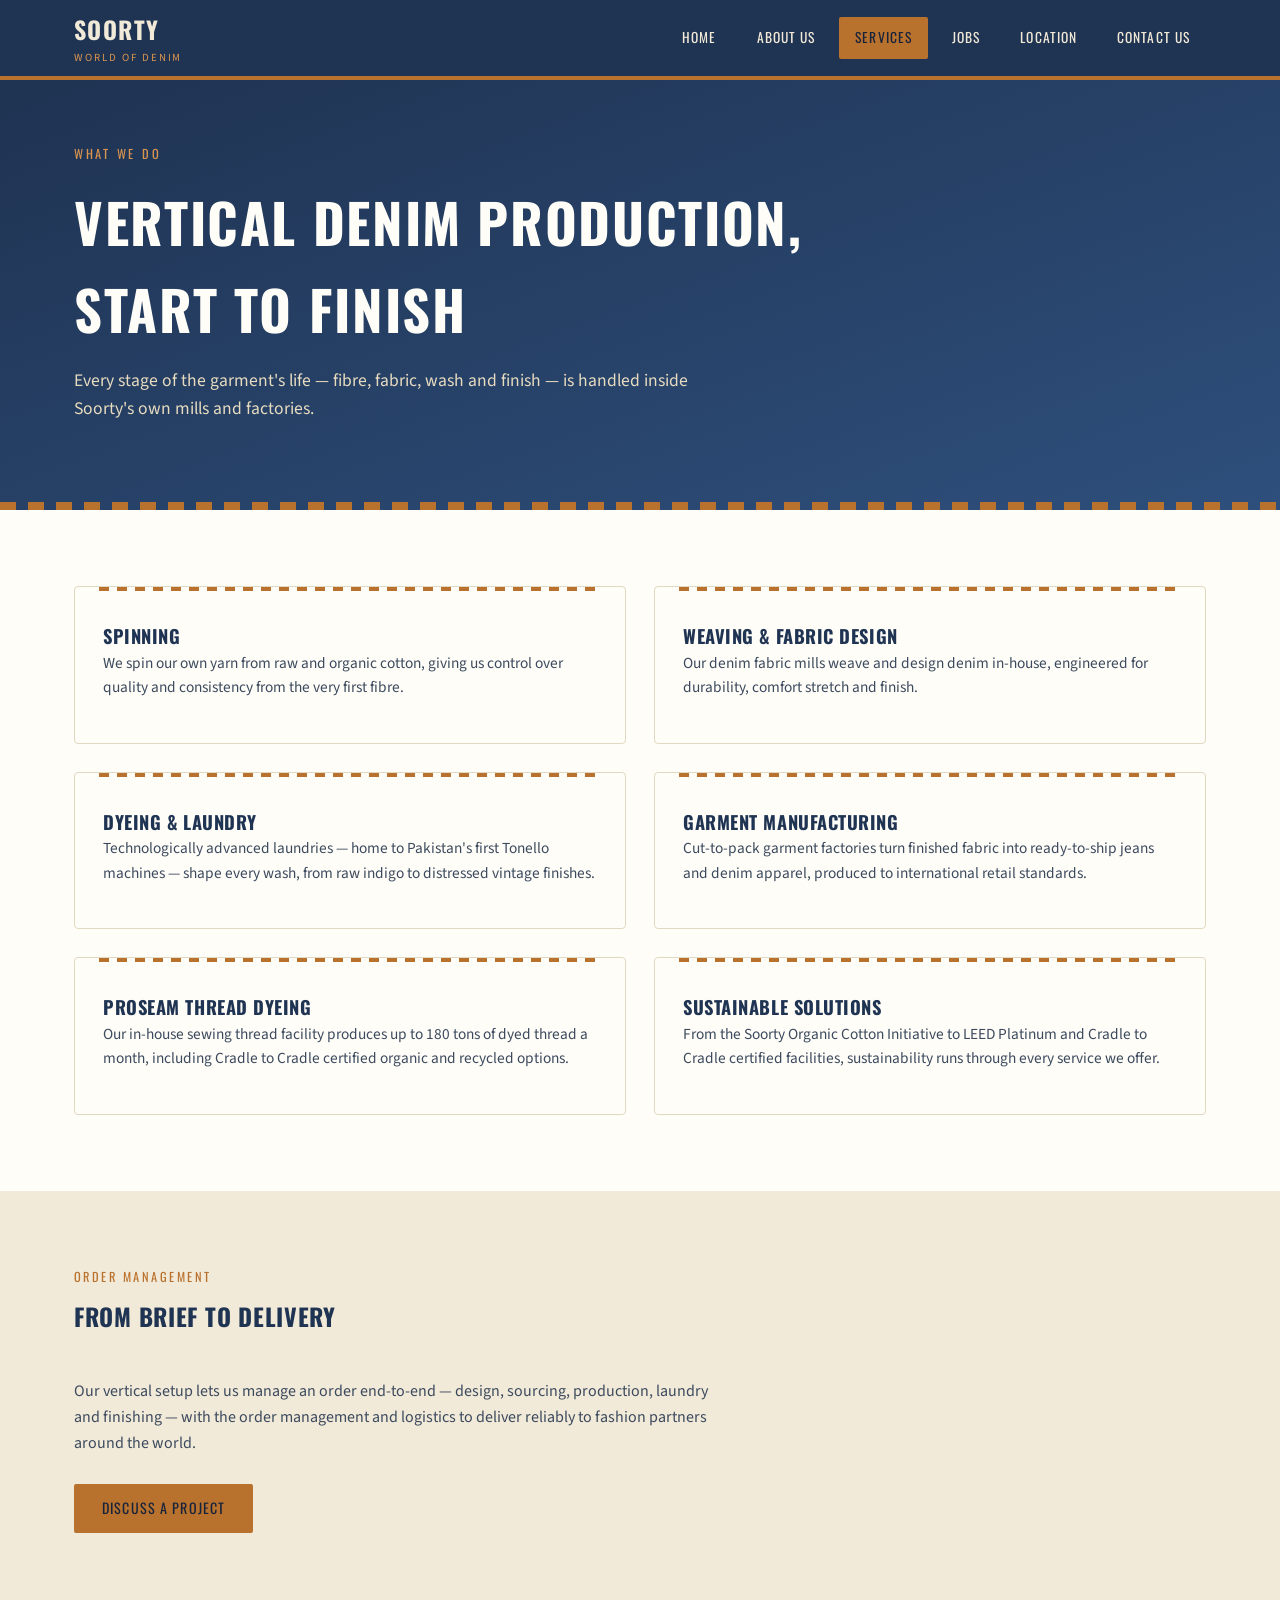
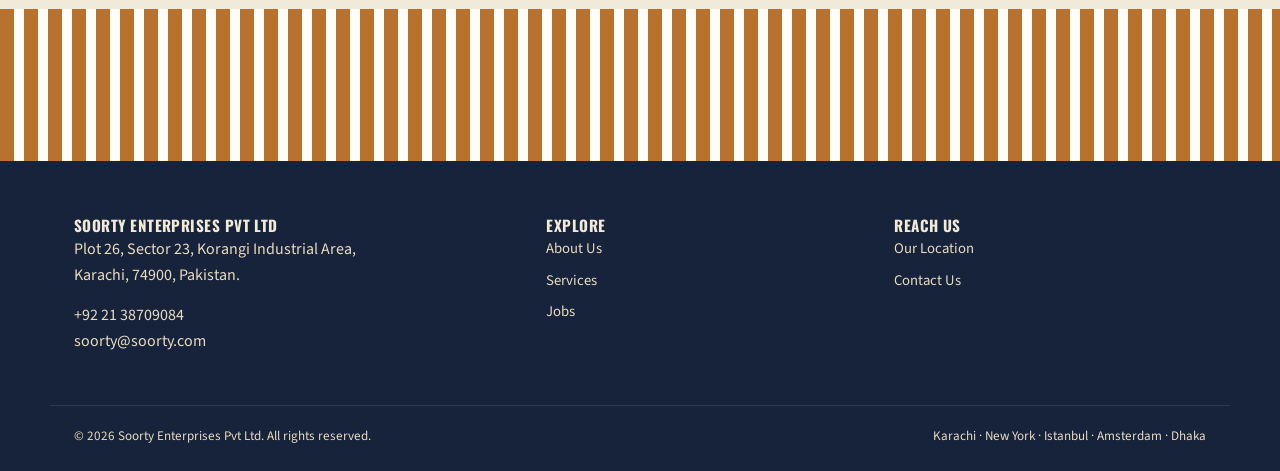
<file: services.html>
<!DOCTYPE html>
<html lang="en">
<head>
<meta charset="UTF-8">
<meta name="viewport" content="width=device-width, initial-scale=1.0">
<title>Services | Soorty Enterprises</title>
<link rel="stylesheet" href="./style.css">
</head>
<body>

<header class="site">
  <div class="nav-inner">
    <a class="brand" href="index.html">
      <span class="name">SOORTY</span>
      <span class="tag">World of Denim</span>
    </a>
    <input type="checkbox" id="menu-toggle" class="menu-toggle">
    <label for="menu-toggle" class="menu-btn" aria-label="Menu"><span></span><span></span><span></span></label>
    <nav class="primary">
      <ul>
        <li><a href="index.html">Home</a></li>
        <li><a href="about.html">About Us</a></li>
        <li><a href="services.html" class="active">Services</a></li>
        <li><a href="jobs.html">Jobs</a></li>
        <li><a href="location.html">Location</a></li>
        <li><a href="contact.html">Contact Us</a></li>
      </ul>
    </nav>
  </div>
</header>

<section class="hero" style="padding:64px 0 72px;">
  <div class="wrap">
    <div class="eyebrow">What We Do</div>
    <h1>Vertical denim production, start to finish</h1>
    <p class="lead">Every stage of the garment's life — fibre, fabric, wash and finish — is handled inside Soorty's own mills and factories.</p>
  </div>
</section>

<section>
  <div class="wrap">
    <div class="grid grid-2">
      <div class="card">
        <h3>Spinning</h3>
        <p>We spin our own yarn from raw and organic cotton, giving us control over quality and consistency from the very first fibre.</p>
      </div>
      <div class="card">
        <h3>Weaving &amp; Fabric Design</h3>
        <p>Our denim fabric mills weave and design denim in-house, engineered for durability, comfort stretch and finish.</p>
      </div>
      <div class="card">
        <h3>Dyeing &amp; Laundry</h3>
        <p>Technologically advanced laundries — home to Pakistan's first Tonello machines — shape every wash, from raw indigo to distressed vintage finishes.</p>
      </div>
      <div class="card">
        <h3>Garment Manufacturing</h3>
        <p>Cut-to-pack garment factories turn finished fabric into ready-to-ship jeans and denim apparel, produced to international retail standards.</p>
      </div>
      <div class="card">
        <h3>ProSeam Thread Dyeing</h3>
        <p>Our in-house sewing thread facility produces up to 180 tons of dyed thread a month, including Cradle to Cradle certified organic and recycled options.</p>
      </div>
      <div class="card">
        <h3>Sustainable Solutions</h3>
        <p>From the Soorty Organic Cotton Initiative to LEED Platinum and Cradle to Cradle certified facilities, sustainability runs through every service we offer.</p>
      </div>
    </div>
  </div>
</section>

<section class="alt">
  <div class="wrap">
    <div class="section-head">
      <div class="eyebrow">Order Management</div>
      <h2>From brief to delivery</h2>
    </div>
    <p style="max-width:640px;color:#3c4a5e;">Our vertical setup lets us manage an order end-to-end — design, sourcing, production, laundry and finishing — with the order management and logistics to deliver reliably to fashion partners around the world.</p>
    <div class="btn-row">
      <a href="contact.html" class="btn btn-copper">Discuss a Project</a>
    </div>
  </div>
</section>

<section class="stitch"></section>

<footer class="site">
  <div class="wrap">
    <div>
      <h4>Soorty Enterprises Pvt Ltd</h4>
      <p style="max-width:320px;">Plot 26, Sector 23, Korangi Industrial Area, Karachi, 74900, Pakistan.</p>
      <p>+92 21 38709084<br>soorty@soorty.com</p>
    </div>
    <div>
      <h4>Explore</h4>
      <ul>
        <li><a href="about.html">About Us</a></li>
        <li><a href="services.html">Services</a></li>
        <li><a href="jobs.html">Jobs</a></li>
      </ul>
    </div>
    <div>
      <h4>Reach Us</h4>
      <ul>
        <li><a href="location.html">Our Location</a></li>
        <li><a href="contact.html">Contact Us</a></li>
      </ul>
    </div>
  </div>
  <div class="wrap bottom">
    <span>© 2026 Soorty Enterprises Pvt Ltd. All rights reserved.</span>
    <span>Karachi · New York · Istanbul · Amsterdam · Dhaka</span>
  </div>
</footer>

</body>
</html>
</file>
<file: style.css>
@import url('https://fonts.googleapis.com/css2?family=Oswald:wght@500;600;700&family=Source+Sans+3:wght@400;500;600;700&display=swap');


/* =========================
   COLORS
========================= */

:root {
    --blue: #1F3352;
    --blue-light: #2E4F7C;
    --blue-pale: #5C7FAE;

    --cream: #F2EAD8;
    --cream-light: #E8DCC0;

    --copper: #B9722E;
    --copper-light: #D9944F;

    --dark: #17233A;
    --white: #FFFDF8;

    --max: 1180px;
}


/* =========================
   BASIC
========================= */

* {
    margin: 0;
    padding: 0;
    box-sizing: border-box;
}

html {
    scroll-behavior: smooth;
}

body {
    font-family: 'Source Sans 3', sans-serif;
    background: var(--white);
    color: var(--dark);
    line-height: 1.6;
}

h1,
h2,
h3,
h4 {
    font-family: 'Oswald', sans-serif;
    color: var(--blue);
    text-transform: uppercase;
    letter-spacing: .03em;
}

p {
    margin-bottom: 15px;
}

a {
    text-decoration: none;
    color: inherit;
}

img {
    max-width: 100%;
    display: block;
}

ul {
    list-style: none;
}


/* =========================
   CONTAINER
========================= */

.wrap {
    max-width: var(--max);
    margin: auto;
    padding: 0 24px;
}


/* =========================
   STITCH EFFECT
========================= */

.stitch {
    height: 6px;

    background: repeating-linear-gradient(
        90deg,
        var(--copper) 0 14px,
        transparent 14px 24px
    );
}

.stitch-v {
    width: 6px;

    background: repeating-linear-gradient(
        180deg,
        var(--copper) 0 14px,
        transparent 14px 24px
    );
}

.stitched-border {
    border: 2px dashed var(--copper);
}


/* =========================
   HEADER
========================= */

header.site {
    position: sticky;
    top: 0;
    z-index: 50;

    background: var(--blue);
    border-bottom: 4px solid var(--copper);
}

.nav-inner {
    max-width: var(--max);
    height: 76px;
    margin: auto;
    padding: 0 24px;

    display: flex;
    align-items: center;
    justify-content: space-between;
}


/* LOGO */

.brand {
    display: flex;
    flex-direction: column;
}

.brand .name {
    color: var(--cream);

    font-family: 'Oswald', sans-serif;
    font-size: 1.5rem;
    font-weight: 700;
    letter-spacing: .06em;
}

.brand .tag {
    color: var(--copper-light);

    font-size: .68rem;
    letter-spacing: .18em;
    text-transform: uppercase;
}


/* NAVIGATION */

nav.primary ul {
    display: flex;
    gap: 8px;
}

nav.primary a {
    display: block;

    padding: 10px 16px;

    color: var(--cream);

    font-family: 'Oswald', sans-serif;
    font-size: .85rem;
    letter-spacing: .08em;
    text-transform: uppercase;

    border-radius: 2px;

    transition: .2s;
}

nav.primary a:hover,
nav.primary a.active {
    background: var(--copper);
    color: var(--dark);
}


/* MOBILE MENU */

.menu-toggle {
    display: none;
}

.menu-btn {
    display: none;

    flex-direction: column;
    gap: 5px;

    padding: 8px;

    background: none;
    border: none;

    cursor: pointer;
}

.menu-btn span {
    width: 26px;
    height: 3px;

    background: var(--cream);
}


/* =========================
   HERO
========================= */

.hero {
    position: relative;

    padding: 88px 0 96px;

    color: var(--cream);

    background: linear-gradient(
        160deg,
        var(--blue),
        var(--blue-light),
        var(--blue-pale)
    );

    overflow: hidden;
}


/* Bottom Stitch */

.hero::after {
    content: "";

    position: absolute;
    left: 0;
    right: 0;
    bottom: 0;

    height: 8px;

    background: repeating-linear-gradient(
        90deg,
        var(--copper) 0 16px,
        transparent 16px 28px
    );
}

.hero .eyebrow {
    color: var(--copper-light);

    font-family: 'Oswald', sans-serif;
    font-size: .78rem;
    letter-spacing: .22em;
    text-transform: uppercase;

    margin-bottom: 14px;
}

.hero h1 {
    max-width: 820px;

    color: var(--white);

    font-size: clamp(2.1rem, 5vw, 3.4rem);

    margin-bottom: 15px;
}

.hero p.lead {
    max-width: 620px;

    color: var(--cream-light);

    font-size: 1.1rem;
}


/* =========================
   BUTTONS
========================= */

.btn-row {
    display: flex;
    gap: 14px;
    flex-wrap: wrap;

    margin-top: 28px;
}

.btn {
    display: inline-block;

    padding: 13px 28px;

    font-family: 'Oswald', sans-serif;
    font-size: .88rem;
    letter-spacing: .08em;
    text-transform: uppercase;

    border-radius: 2px;

    transition: .2s;
}

.btn-copper {
    background: var(--copper);
    color: var(--dark);
}

.btn-copper:hover {
    background: var(--copper-light);
    transform: translateY(-2px);
}

.btn-outline {
    background:var(--copper);
    color: var(--dark);
}

.btn-outline:hover {
    background: var(--copper-light);
    transform: translateY(-2px);
}


/* =========================
   STATS
========================= */

.stats {
    background: var(--cream);
    border-bottom: 4px solid var(--copper);
}

.stats .wrap {
    display: grid;
    grid-template-columns: repeat(4, 1fr);
    gap: 24px;
    padding-top: 36px;
    padding-bottom: 36px;
}

.stat b {
    display: block;
    color: var(--blue);
    font-family: 'Oswald', sans-serif;
    font-size: 2rem;
}

.stat span {
    color: var(--dark);
    font-size: .82rem;
}


/* =========================
   SECTIONS
========================= */

section {
    padding: 76px 0;
}

.section-head {
    max-width: 640px;
    margin-bottom: 44px;
}

.section-head .eyebrow {
    color: var(--copper);

    font-family: 'Oswald', sans-serif;
    font-size: .78rem;
    letter-spacing: .2em;
    text-transform: uppercase;

    margin-bottom: 10px;
}

.alt {
    background: var(--cream);
}


/* =========================
   GRID
========================= */

.grid {
    display: grid;
    gap: 28px;
}

.grid-3 {
    grid-template-columns: repeat(3, 1fr);
}

.grid-2 {
    grid-template-columns: repeat(2, 1fr);
}


/* =========================
   CARDS
========================= */

.card {
    position: relative;

    padding: 28px;

    background: var(--white);

    border: 1px solid #E2D8C2;
    border-radius: 4px;
}


/* Card Stitch */

.card::before {
    content: "";

    position: absolute;
    top: 0;
    left: 24px;
    right: 24px;

    height: 4px;

    background: repeating-linear-gradient(
        90deg,
        var(--copper) 0 10px,
        transparent 10px 18px
    );
}

.card h3 {
    margin-top: 6px;
    font-size: 1.15rem;
}

.card p {
    color: #3C4A5E;
    font-size: .96rem;
}


/* =========================
   PILLS
========================= */

.pill-row {
    display: flex;
    flex-wrap: wrap;
    gap: 10px;
}

.pill {
    padding: 6px 14px;

    color: var(--blue);

    border: 1.5px solid var(--blue-light);
    border-radius: 20px;

    font-family: 'Oswald', sans-serif;
    font-size: .82rem;
    text-transform: uppercase;
}


/* =========================
   CLIENTS
========================= */

.clients {
    display: flex;
    flex-wrap: wrap;
    gap: 14px 30px;

    color: var(--blue-light);

    font-family: 'Oswald', sans-serif;
    font-size: 1.05rem;
    text-transform: uppercase;
}


/* =========================
   SPLIT SECTION
========================= */

.split {
    display: grid;

    grid-template-columns: 1.1fr .9fr;

    gap: 48px;
}


/* =========================
   TABLE
========================= */

table.roles {
    width: 100%;
    border-collapse: collapse;
}

table.roles th,
table.roles td {
    padding: 14px 16px;

    text-align: left;

    border-bottom: 1px solid #E2D8C2;
}

table.roles th {
    color: var(--blue);
    background: var(--cream);

    font-family: 'Oswald', sans-serif;
    font-size: .78rem;
    text-transform: uppercase;
}


/* =========================
   FORM
========================= */

.form-field {
    margin-bottom: 18px;
}

.form-field label {
    display: block;

    margin-bottom: 6px;

    color: var(--blue);

    font-family: 'Oswald', sans-serif;
    font-size: .78rem;
    text-transform: uppercase;
}

.form-field input,
.form-field textarea,
.form-field select {
    width: 100%;

    padding: 12px 14px;

    background: var(--white);

    border: 1.5px solid #CFC4A8;
    border-radius: 3px;

    font-family: inherit;
    font-size: 1rem;
}

.form-field input:focus,
.form-field textarea:focus,
.form-field select:focus {
    outline: 2px solid var(--copper);
    border-color: var(--copper);
}


/* =========================
   FOOTER
========================= */

footer.site {
    padding: 52px 0 24px;

    background: var(--dark);
    color: var(--cream-light);
}

footer.site .wrap {
    display: grid;

    grid-template-columns: 1.4fr 1fr 1fr;

    gap: 36px;
}

footer.site h4 {
    color: var(--cream);
    font-size: .95rem;
}

footer.site ul li {
    margin-bottom: 8px;
    font-size: .92rem;
}

footer.site a:hover {
    color: var(--copper-light);
}

footer.site .bottom {
    display: flex;
    justify-content: space-between;
    flex-wrap: wrap;
    gap: 8px;

    margin-top: 36px;
    padding-top: 20px;

    border-top: 1px solid #2C3A52;

    font-size: .82rem;
}


/* =========================
   MAP
========================= */

.map-frame {
    width: 100%;
    height: 380px;

    border: 0;
    border-radius: 4px;
}


/* =========================
   RESPONSIVE
========================= */

@media (max-width: 880px) {

    .grid-3 {
        grid-template-columns: repeat(2, 1fr);
    }
 h
    .split {
        grid-template-columns: 1fr;
    }

    footer.site .wrap {
        grid-template-columns: 1fr;
    }

    .stats .wrap {
        grid-template-columns: repeat(2, 1fr);
    }
}


@media (max-width: 680px) {

    .menu-btn {
        display: flex;
    }

    nav.primary {
        position: absolute;

        top: 76px;
        left: 0;
        right: 0;

        background: var(--blue);

        border-bottom: 4px solid var(--copper);

        max-height: 0;
        overflow: hidden;

        transition: .25s;
    }

    nav.primary ul {
        flex-direction: column;
        padding: 10px 24px 18px;
    }

    .menu-toggle:checked ~ nav.primary {
        max-height: 420px;
    }

    .grid-3,
    .grid-2 {
        grid-template-columns: 1fr;
    }

    .stats .wrap {
        grid-template-columns: 1fr 1fr;
    }

    .hero {
        padding: 56px 0 64px;
    }
}
/* =========================
   EXTRA ANIMATIONS
========================= */

/* PAGE LOAD */
@keyframes fadeUp {
    from {
        opacity: 0;
        transform: translateY(30px);
    }

    to {
        opacity: 1;
        transform: translateY(0);
    }
}

@keyframes fadeDown {
    from {
        opacity: 0;
        transform: translateY(-25px);
    }

    to {
        opacity: 1;
        transform: translateY(0);
    }
}

@keyframes fadeLeft {
    from {
        opacity: 0;
        transform: translateX(-35px);
    }

    to {
        opacity: 1;
        transform: translateX(0);
    }
}

@keyframes fadeRight {
    from {
        opacity: 0;
        transform: translateX(35px);
    }

    to {
        opacity: 1;
        transform: translateX(0);
    }
}


/* HEADER */
header.site {
    animation: fadeDown .7s ease both;
}


/* HERO */
.hero .eyebrow {
    animation: fadeLeft .8s ease .2s both;
}

.hero h1 {
    animation: fadeLeft .8s ease .35s both;
}

.hero p.lead {
    animation: fadeLeft .8s ease .5s both;
}

.hero .btn-row {
    animation: fadeUp .8s ease .65s both;
}


/* BUTTON HOVER */
.btn {
    position: relative;
    overflow: hidden;
    transition:
        transform .3s ease,
        box-shadow .3s ease,
        background-color .3s ease;
}

.btn:hover {
    transform: translateY(-4px);
    box-shadow: 0 8px 18px rgba(0, 0, 0, .18);
}

.btn:active {
    transform: translateY(-1px);
}


/* CARD HOVER */
.card {
    transition:
        transform .3s ease,
        box-shadow .3s ease,
        border-color .3s ease;
}

.card:hover {
    transform: translateY(-8px);
    border-color: var(--copper);
    box-shadow: 0 14px 30px rgba(23, 35, 58, .15);
}


/* CARD STITCH ANIMATION */
.card::before {
    transition: left .4s ease, right .4s ease;
}

.card:hover::before {
    left: 10px;
    right: 10px;
}


/* NAVIGATION HOVER */
nav.primary a {
    position: relative;
    transition:
        color .25s ease,
        background-color .25s ease,
        transform .25s ease;
}

nav.primary a:hover {
    transform: translateY(-2px);
}


/* LOGO HOVER */
.brand {
    transition: transform .3s ease;
}

.brand:hover {
    transform: translateX(4px);
}


/* STATS */
.stat {
    transition:
        transform .3s ease,
        padding-left .3s ease;
}

.stat:hover {
    transform: translateY(-5px);
    padding-left: 6px;
}

.stat b {
    transition: color .3s ease, transform .3s ease;
}

.stat:hover b {
    color: var(--copper);
    transform: scale(1.08);
}


/* PILLS */
.pill {
    transition:
        background-color .25s ease,
        color .25s ease,
        transform .25s ease,
        box-shadow .25s ease;
}

.pill:hover {
    background: var(--blue);
    color: var(--cream);
    transform: translateY(-3px);
    box-shadow: 0 5px 12px rgba(31, 51, 82, .18);
}


/* CLIENTS */
.clients span {
    transition:
        color .25s ease,
        transform .25s ease;
}

.clients span:hover {
    color: var(--copper);
    transform: translateY(-3px);
}


/* FORM INPUTS */
.form-field input,
.form-field textarea,
.form-field select {
    transition:
        border-color .25s ease,
        box-shadow .25s ease,
        transform .25s ease;
}

.form-field input:hover,
.form-field textarea:hover,
.form-field select:hover {
    border-color: var(--blue-light);
}

.form-field input:focus,
.form-field textarea:focus,
.form-field select:focus {
    transform: translateY(-2px);
    box-shadow: 0 6px 15px rgba(185, 114, 46, .15);
}


/* TABLE ROW HOVER */
table.roles tbody tr {
    transition:
        background-color .25s ease,
        transform .25s ease;
}

table.roles tbody tr:hover {
    background: var(--cream);
    transform: translateX(5px);
}


/* FOOTER LINKS */
footer.site a {
    transition:
        color .25s ease,
        padding-left .25s ease;
}

footer.site a:hover {
    padding-left: 5px;
}


/* STITCH ANIMATION */
@keyframes stitchMove {
    from {
        background-position: 0 0;
    }

    to {
        background-position: 28px 0;
    }
}

.stitch,
.hero::after,
.card::before {
    animation: stitchMove 1.2s linear infinite;
}


/* HERO BACKGROUND ANIMATION */
@keyframes heroGradient {
    0% {
        background-position: 0% 50%;
    }

    50% {
        background-position: 100% 50%;
    }

    100% {
        background-position: 0% 50%;
    }
}

.hero {
    background-size: 200% 200%;
    animation: heroGradient 10s ease infinite;
}


/* MENU BUTTON */
.menu-btn span {
    transition:
        transform .3s ease,
        opacity .3s ease;
}


/* MOBILE */
@media (max-width: 680px) {

    .menu-btn:hover span:nth-child(1) {
        transform: translateX(4px);
    }

    .menu-btn:hover span:nth-child(2) {
        transform: translateX(-2px);
    }

    .menu-btn:hover span:nth-child(3) {
        transform: translateX(4px);
    }

    .card:hover {
        transform: translateY(-5px);
    }

    table.roles tbody tr:hover {
        transform: none;
    }
}
</file>
